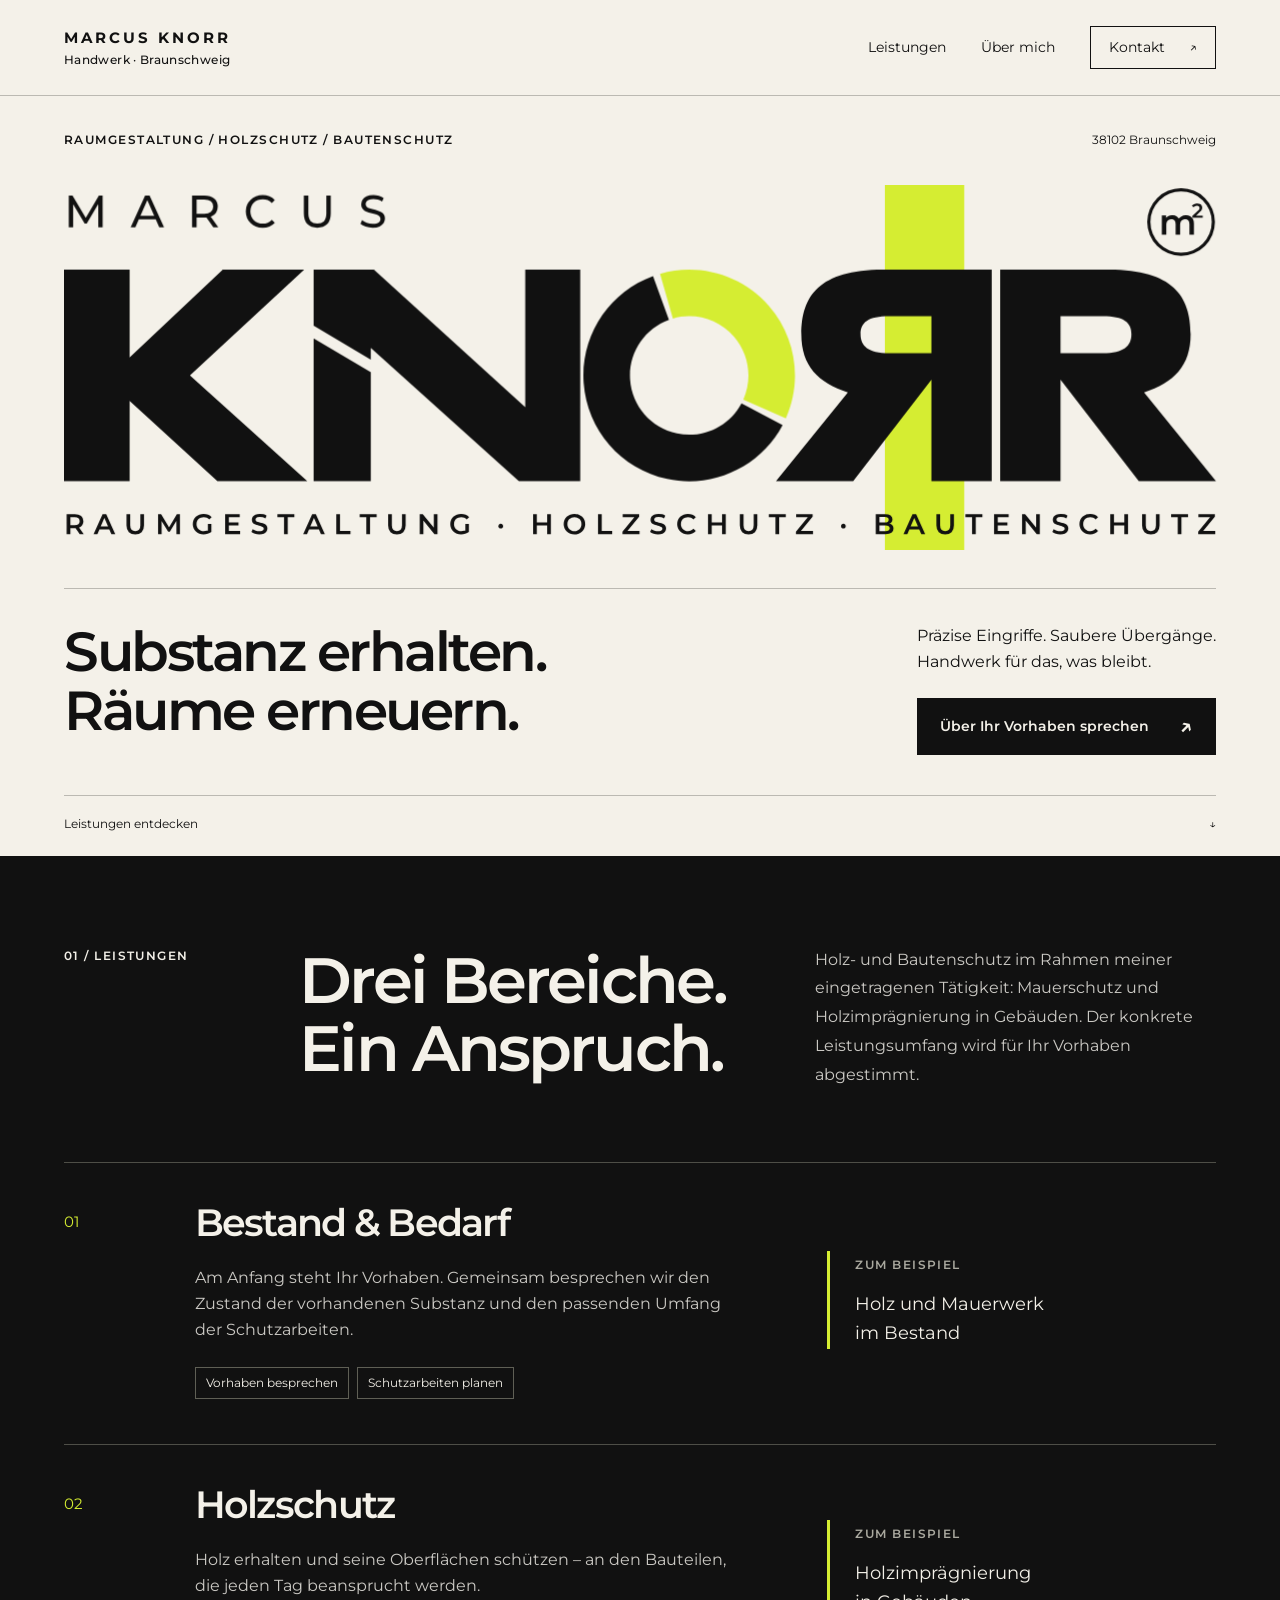
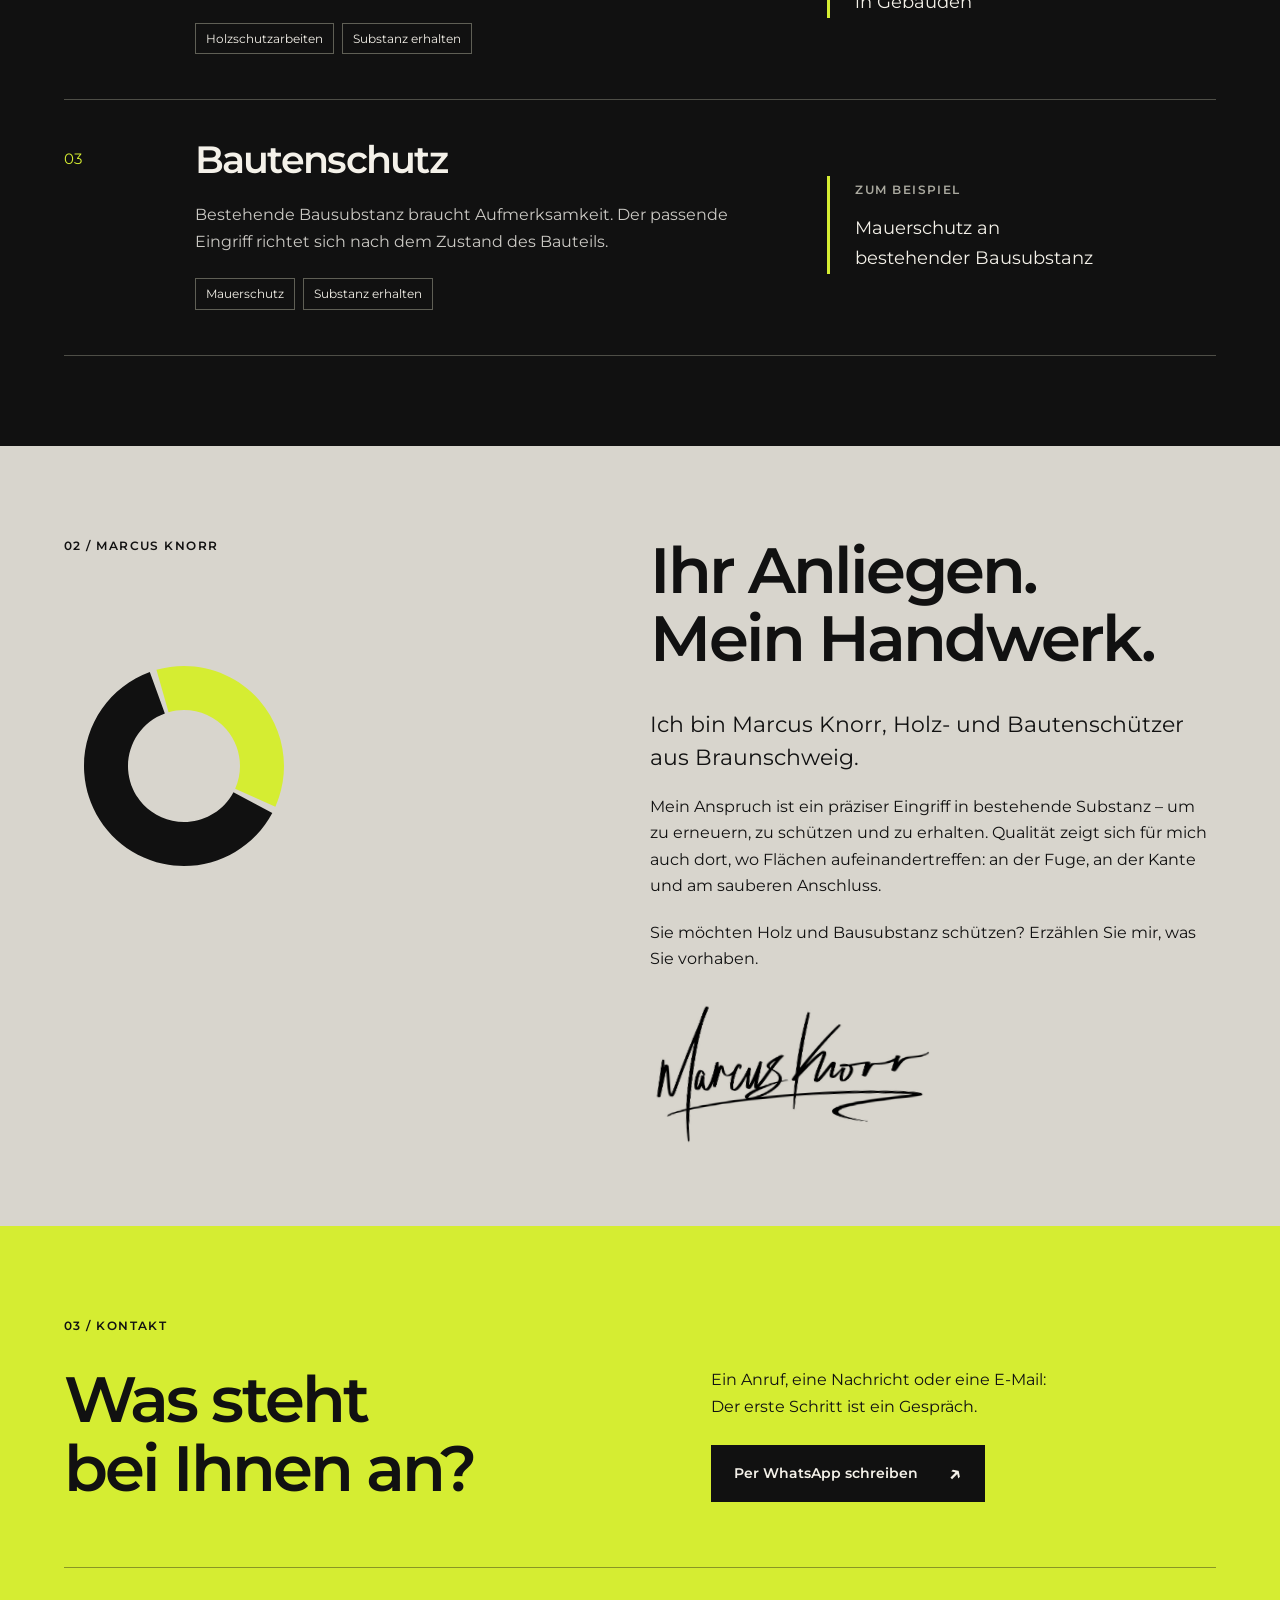
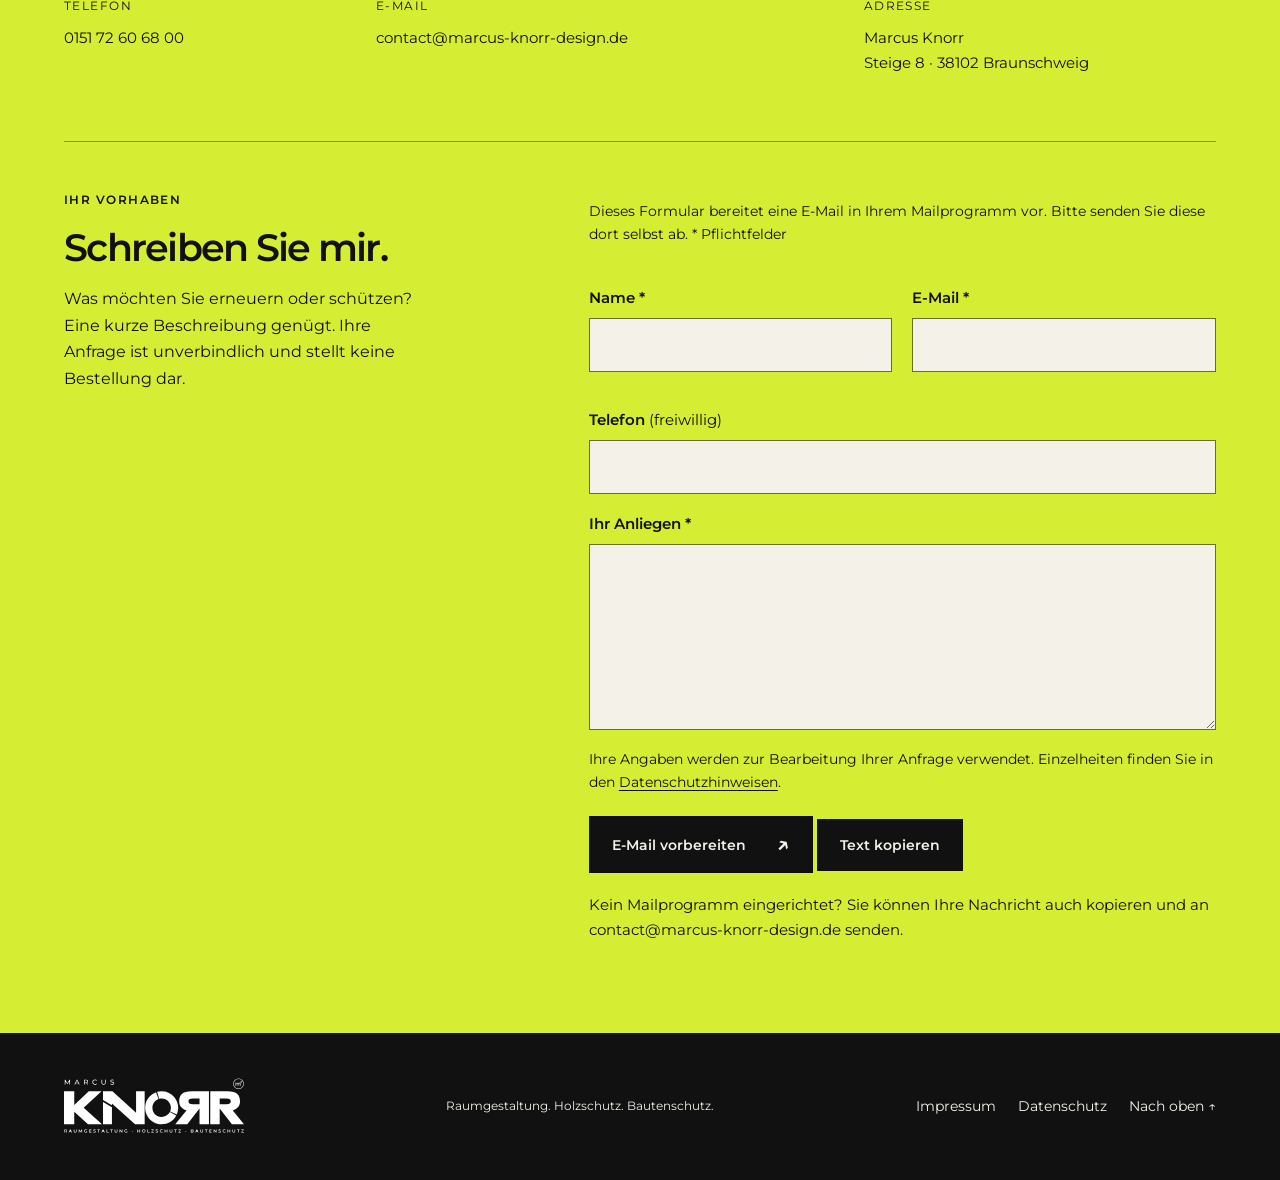
<file: index.html>
<!DOCTYPE html>
<html lang="de">
<head>
<meta charset="UTF-8"><meta name="viewport" content="width=device-width,initial-scale=1">
<title>Marcus Knorr · Raumgestaltung, Holzschutz & Bautenschutz in Braunschweig</title>
<meta name="description" content="Marcus Knorr in Braunschweig: Holzschutz und Mauerschutz im Rahmen der eingetragenen handwerklichen Tätigkeit. Jetzt persönlich Kontakt aufnehmen.">
<link rel="icon" type="image/svg+xml" href="data:image/svg+xml,%3Csvg xmlns='http://www.w3.org/2000/svg' viewBox='0 0 32 32'%3E%3Crect width='32' height='32' fill='%23111111'/%3E%3Ccircle cx='16' cy='16' r='10' fill='none' stroke='%23d5ed32' stroke-width='6' stroke-dasharray='49 14' transform='rotate(-105 16 16)'/%3E%3C/svg%3E">
<link rel="stylesheet" href="style.css">
</head>
<body>
<a class="skip" href="#inhalt">Zum Inhalt</a>
<header class="header"><a class="brand" href="#" aria-label="Marcus Knorr – Startseite">MARCUS KNORR<span>Handwerk · Braunschweig</span></a><nav aria-label="Hauptnavigation"><a href="#leistungen">Leistungen</a><a href="#marcus">Über mich</a><a href="#kontakt" class="nav-contact">Kontakt <span aria-hidden="true">↗</span></a></nav></header>
<main id="inhalt">
<section class="hero" aria-labelledby="hero-title">
<div class="hero-top"><p class="eyebrow">Raumgestaltung / Holzschutz / Bautenschutz</p><span class="location">38102 Braunschweig</span></div>
<div class="hero-logo"><svg xmlns="http://www.w3.org/2000/svg" viewBox="0 0 1089 345" width="1089" height="345" class="animated-logo" role="img" aria-labelledby="hero-logo-title"><title id="hero-logo-title">Marcus Knorr – Raumgestaltung, Holzschutz, Bautenschutz</title><g class="logo-accent-line"><path fill="#D5ED32" fill-rule="nonzero" d="M776 0H851V345H776Z" /></g><g class="logo-caption"><path fill="#111111" fill-rule="nonzero" d="M4.515 40.0V9.900000000000002H8.040999999999999L21.543 32.647H19.651L32.980999999999995 9.900000000000002H36.507L36.55 40.0H32.422L32.379 16.393H33.367999999999995L21.5 36.345H19.522L7.568 16.393H8.642999999999999V40.0Z" /><path fill="#111111" fill-rule="nonzero" d="M63.022 40.0 76.65299999999999 9.900000000000002H80.91L94.584 40.0H90.06899999999999L77.89999999999999 12.308000000000003H79.62L67.451 40.0ZM68.827 32.475 69.988 29.035H86.92999999999999L88.17699999999999 32.475Z" /><path fill="#111111" fill-rule="nonzero" d="M121.056 40.0V9.900000000000002H132.795Q138.643 9.900000000000002 141.997 12.673500000000002Q145.351 15.447000000000003 145.351 20.392000000000003Q145.351 23.66 143.846 26.003500000000003Q142.341 28.347 139.546 29.594Q136.751 30.841 132.795 30.841H123.42099999999999L125.356 28.863V40.0ZM141.18 40.0 133.526 29.078000000000003H138.127L145.867 40.0ZM125.356 29.293 123.42099999999999 27.186H132.666Q136.79399999999998 27.186 138.92249999999999 25.4015Q141.051 23.617 141.051 20.392000000000003Q141.051 17.167 138.92249999999999 15.404000000000002Q136.79399999999998 13.641000000000002 132.666 13.641000000000002H123.42099999999999L125.356 11.491000000000003Z" /><path fill="#111111" fill-rule="nonzero" d="M187.77599999999998 40.344Q184.33599999999998 40.344 181.43349999999998 39.204499999999996Q178.531 38.065 176.4025 35.9795Q174.274 33.894 173.07 31.099Q171.86599999999999 28.304000000000002 171.86599999999999 24.950000000000003Q171.86599999999999 21.596 173.07 18.801000000000002Q174.274 16.006 176.42399999999998 13.9205Q178.57399999999998 11.835 181.4765 10.695500000000001Q184.379 9.556000000000001 187.819 9.556000000000001Q191.302 9.556000000000001 194.2475 10.738500000000002Q197.19299999999998 11.921000000000003 199.257 14.243000000000002L196.462 16.952Q194.742 15.146 192.59199999999998 14.264500000000002Q190.44199999999998 13.383000000000003 187.99099999999999 13.383000000000003Q185.45399999999998 13.383000000000003 183.28249999999997 14.243000000000002Q181.111 15.103000000000002 179.51999999999998 16.651000000000003Q177.929 18.199 177.0475 20.3275Q176.166 22.456000000000003 176.166 24.950000000000003Q176.166 27.444000000000003 177.0475 29.5725Q177.929 31.701 179.51999999999998 33.248999999999995Q181.111 34.797 183.28249999999997 35.657Q185.45399999999998 36.517 187.99099999999999 36.517Q190.44199999999998 36.517 192.59199999999998 35.6355Q194.742 34.754 196.462 32.905L199.257 35.614000000000004Q197.19299999999998 37.936 194.2475 39.14Q191.302 40.344 187.77599999999998 40.344Z" /><path fill="#111111" fill-rule="nonzero" d="M239.44599999999997 40.344Q233.51199999999997 40.344 230.11499999999998 36.947Q226.718 33.55 226.718 27.014000000000003V9.900000000000002H231.01799999999997V26.842Q231.01799999999997 31.873 233.23249999999996 34.195Q235.44699999999997 36.517 239.48899999999998 36.517Q243.57399999999998 36.517 245.7885 34.195Q248.003 31.873 248.003 26.842V9.900000000000002H252.17399999999998V27.014000000000003Q252.17399999999998 33.55 248.7985 36.947Q245.42299999999997 40.344 239.44599999999997 40.344Z" /><path fill="#111111" fill-rule="nonzero" d="M291.76099999999997 40.344Q288.32099999999997 40.344 285.182 39.2905Q282.043 38.237 280.23699999999997 36.56L281.828 33.206Q283.548 34.711 286.214 35.7Q288.88 36.689 291.76099999999997 36.689Q294.384 36.689 296.01800000000003 36.087Q297.652 35.485 298.426 34.4315Q299.2 33.378 299.2 32.045Q299.2 30.497 298.18949999999995 29.551000000000002Q297.179 28.605 295.5665 28.024500000000003Q293.954 27.444000000000003 292.019 27.014000000000003Q290.084 26.584000000000003 288.1275 26.003500000000003Q286.171 25.423000000000002 284.5585 24.520000000000003Q282.94599999999997 23.617 281.957 22.0905Q280.96799999999996 20.564 280.96799999999996 18.156000000000002Q280.96799999999996 15.834000000000003 282.1935 13.877500000000003Q283.419 11.921000000000003 285.97749999999996 10.738500000000002Q288.536 9.556000000000001 292.49199999999996 9.556000000000001Q295.115 9.556000000000001 297.695 10.244000000000002Q300.275 10.932000000000002 302.167 12.222000000000001L300.748 15.662000000000003Q298.813 14.372000000000003 296.663 13.791500000000003Q294.513 13.211000000000002 292.49199999999996 13.211000000000002Q289.955 13.211000000000002 288.321 13.856000000000002Q286.687 14.501000000000001 285.9345 15.576000000000002Q285.182 16.651000000000003 285.182 17.984Q285.182 19.575000000000003 286.1925 20.521Q287.203 21.467000000000002 288.8155 22.026000000000003Q290.428 22.585 292.363 23.0365Q294.298 23.488 296.2545 24.047Q298.211 24.606 299.82349999999997 25.509Q301.436 26.412 302.42499999999995 27.917Q303.414 29.422 303.414 31.787Q303.414 34.066 302.167 36.0225Q300.91999999999996 37.979 298.3185 39.161500000000004Q295.717 40.344 291.76099999999997 40.344Z" /></g><g class="logo-letter" style="--delay:80ms"><path fill="#111111" fill-rule="nonzero" d="M0.0 80.0H62.0V163.0L150.0 80.0H227.0L119.0 180.0L230.0 280.0H145.0L62.0 204.0V280.0H0.0V80.0Z" /></g><g class="logo-letter" style="--delay:200ms"><path fill="#111111" fill-rule="nonzero" d="M236.0 80.0H293.0L436.0 210.0V80.0H488.0V280.0H430.0L290.0 154.0V280.0H236.0V80.0ZM236.0 133.0V145.0L290.0 177.0V165.0L236.0 133.0Z" /></g><g class="logo-ring"><path fill="#D5ED32" fill-rule="nonzero" d="M563.4368452559164 83.87383040616811C600.7938438274793 73.16170205074837 640.9737234162037 85.06372614869431 666.4697941661527 114.39409710094925C691.9658649161016 143.7244680532042 698.1599013186632 185.1704351760565 682.3531129502229 220.67366430758L642.1577934556566 202.77725201224482C651.009594941983 182.8954436985917 647.5409345565486 159.68570210979436 633.2631349365772 143.2606943765316C618.9853353166058 126.83568664326883 596.4846027469201 120.1705531484191 575.564683546845 126.16934502745413L563.4368452559164 83.87383040616811Z" /><path fill="#111111" fill-rule="nonzero" d="M679.293378283436 226.9471562785891C658.3493345967474 266.3378405367516 613.8463726849947 287.09026388903186 570.2092970754937 277.81476007338057C526.5722214659929 268.53925625772933 494.3573708416924 231.47968232380828 491.24539825520236 186.97564737441255C488.1334256687124 142.47161242501681 514.8771550922216 101.28918313903543 556.7986789114923 86.03073792140918L571.8473103939674 127.37721323598913C548.3712570551758 135.92194255785984 533.3947685780106 158.98410295800937 535.137473226445 183.906362529671C536.8801778748793 208.82862210133263 554.9204942244875 229.5819835043285 579.357256565808 234.77626564109318C603.7940189071286 239.97054777785786 628.7156775777103 228.34919070058092 640.4443420422558 206.29040751600985L679.293378283436 226.9471562785891Z" /></g><g class="logo-letter" style="--delay:440ms"><path fill="#111111" fill-rule="nonzero" d="M877.0 80.0H774.0C714.0 80.0 697.0 105.0 697.0 141.0C697.0 171.0 713.0 187.0 741.0 196.0L673.0 280.0H746.0L820.0 184.0V280.0H877.0V80.0ZM820.0 124.0V159.0H780.0C760.0 159.0 753.0 152.0 753.0 141.0C753.0 130.0 760.0 124.0 780.0 124.0H820.0Z" /></g><g class="logo-letter" style="--delay:560ms"><path fill="#111111" fill-rule="nonzero" d="M885.0 80.0H988.0C1048.0 80.0 1065.0 105.0 1065.0 141.0C1065.0 171.0 1049.0 187.0 1021.0 196.0L1089.0 280.0H1016.0L942.0 184.0V280.0H885.0V80.0ZM942.0 124.0V159.0H982.0C1002.0 159.0 1009.0 152.0 1009.0 141.0C1009.0 130.0 1002.0 124.0 982.0 124.0H942.0Z" /></g><g class="logo-caption"><path fill="#111111" fill-rule="nonzero" d="M1088 35A32 32 0 1 1 1024 35A32 32 0 1 1 1088 35Z M1085 35A29 29 0 1 0 1027 35A29 29 0 1 0 1085 35Z" /><path fill="#111111" fill-rule="nonzero" d="M1037.788 47.0V28.843999999999998H1041.834V33.672L1041.12 32.244Q1042.038 30.476 1043.789 29.558Q1045.54 28.639999999999997 1047.784 28.639999999999997Q1050.334 28.639999999999997 1052.221 29.897999999999996Q1054.108 31.156 1054.72 33.706L1053.054 33.128Q1053.938 31.088 1055.978 29.863999999999997Q1058.018 28.639999999999997 1060.704 28.639999999999997Q1062.88 28.639999999999997 1064.563 29.49Q1066.246 30.34 1067.198 32.091Q1068.15 33.842 1068.15 36.596000000000004V47.0H1063.9V37.14Q1063.9 34.726 1062.846 33.536Q1061.792 32.346 1059.82 32.346Q1058.426 32.346 1057.355 32.958Q1056.284 33.57 1055.689 34.760000000000005Q1055.094 35.95 1055.094 37.786V47.0H1050.844V37.14Q1050.844 34.726 1049.79 33.536Q1048.736 32.346 1046.764 32.346Q1045.37 32.346 1044.299 32.958Q1043.228 33.57 1042.633 34.760000000000005Q1042.038 35.95 1042.038 37.786V47.0Z" /><path fill="#111111" fill-rule="nonzero" d="M1066.665 31.0V29.347L1071.947 24.331Q1072.612 23.704 1072.935 23.229Q1073.258 22.753999999999998 1073.3625000000002 22.345499999999998Q1073.467 21.936999999999998 1073.467 21.576Q1073.467 20.664 1072.8400000000001 20.1605Q1072.213 19.657 1070.997 19.657Q1070.028 19.657 1069.2395000000001 19.999000000000002Q1068.451 20.341 1067.881 21.044L1066.152 19.714Q1066.931 18.669 1068.2514999999999 18.0895Q1069.572 17.509999999999998 1071.206 17.509999999999998Q1072.65 17.509999999999998 1073.7235 17.9755Q1074.797 18.441000000000003 1075.3764999999999 19.296Q1075.956 20.151 1075.956 21.329Q1075.956 21.975 1075.7849999999999 22.6115Q1075.614 23.248 1075.1390000000001 23.951Q1074.664 24.654 1073.752 25.528L1069.211 29.841L1068.698 28.91H1076.469V31.0Z" /></g><g class="logo-caption"><path fill="#111111" fill-rule="nonzero" d="M2.538 330.0V311.1H10.286999999999999Q14.067 311.1 16.2135 312.882Q18.36 314.664 18.36 317.823Q18.36 319.902 17.387999999999998 321.40049999999997Q16.416 322.899 14.6205 323.69550000000004Q12.825 324.492 10.314 324.492H4.482L6.048 322.899V330.0ZM14.904 330.0 10.125 323.142H13.878L18.684 330.0ZM6.048 323.277 4.482 321.603H10.152Q12.474 321.603 13.6485 320.60400000000004Q14.823 319.605 14.823 317.823Q14.823 316.014 13.6485 315.04200000000003Q12.474 314.07 10.152 314.07H4.482L6.048 312.342Z" /><path fill="#111111" fill-rule="nonzero" d="M27.982756097560973 330.0 36.487756097560975 311.1H39.94375609756098L48.475756097560975 330.0H44.80375609756098L37.48675609756097 312.963H38.890756097560974L31.600756097560975 330.0ZM31.897756097560976 325.626 32.84275609756097 322.872H43.048756097560975L43.993756097560976 325.626Z" /><path fill="#111111" fill-rule="nonzero" d="M67.38651219512195 330.27Q63.49851219512195 330.27 61.29801219512194 328.08299999999997Q59.09751219512194 325.896 59.09751219512194 321.765V311.1H62.60751219512195V321.63Q62.60751219512195 324.546 63.863012195121954 325.869Q65.11851219512195 327.192 67.41351219512194 327.192Q69.70851219512194 327.192 70.95051219512195 325.869Q72.19251219512195 324.546 72.19251219512195 321.63V311.1H75.64851219512195V321.765Q75.64851219512195 325.896 73.44801219512195 328.08299999999997Q71.24751219512194 330.27 67.38651219512195 330.27Z" /><path fill="#111111" fill-rule="nonzero" d="M88.94326829268292 330.0V311.1H91.83226829268293L100.09426829268293 324.897H98.58226829268293L106.70926829268292 311.1H109.59826829268292L109.62526829268292 330.0H106.30426829268292L106.27726829268292 316.311H106.97926829268292L100.06726829268291 327.84H98.50126829268292L91.48126829268291 316.311H92.29126829268291V330.0Z" /><path fill="#111111" fill-rule="nonzero" d="M131.9380243902439 330.27Q129.7240243902439 330.27 127.87452439024389 329.55449999999996Q126.02502439024389 328.839 124.64802439024389 327.5295Q123.2710243902439 326.22 122.5150243902439 324.438Q121.7590243902439 322.656 121.7590243902439 320.55Q121.7590243902439 318.444 122.5150243902439 316.66200000000003Q123.2710243902439 314.88 124.6615243902439 313.57050000000004Q126.05202439024389 312.261 127.9150243902439 311.5455Q129.7780243902439 310.83 131.9920243902439 310.83Q134.3950243902439 310.83 136.32552439024388 311.613Q138.25602439024388 312.396 139.5790243902439 313.908L137.3650243902439 316.068Q136.2580243902439 314.961 134.9755243902439 314.4345Q133.6930243902439 313.908 132.1540243902439 313.908Q130.6690243902439 313.908 129.40002439024389 314.394Q128.13102439024388 314.88 127.21302439024389 315.77099999999996Q126.2950243902439 316.662 125.79552439024388 317.87699999999995Q125.29602439024389 319.092 125.29602439024389 320.55Q125.29602439024389 321.981 125.79552439024388 323.196Q126.2950243902439 324.411 127.21302439024389 325.31550000000004Q128.13102439024388 326.22 129.37302439024387 326.706Q130.6150243902439 327.192 132.1270243902439 327.192Q133.53102439024389 327.192 134.8405243902439 326.74649999999997Q136.15002439024389 326.301 137.3380243902439 325.248L139.3360243902439 327.867Q137.85102439024388 329.055 135.8935243902439 329.6625Q133.9360243902439 330.27 131.9380243902439 330.27ZM139.3360243902439 327.867 136.0150243902439 327.408V320.334H139.3360243902439Z" /><path fill="#111111" fill-rule="nonzero" d="M152.3337804878049 330.0V311.1H166.13078048780488V314.043H155.84378048780488V327.057H166.50878048780487V330.0ZM155.57378048780487 321.846V318.957H164.96978048780488V321.846Z" /><path fill="#111111" fill-rule="nonzero" d="M184.66353658536585 330.27Q182.44953658536585 330.27 180.42453658536584 329.6355Q178.39953658536587 329.001 177.21153658536585 328.002L178.42653658536585 325.275Q179.56053658536587 326.166 181.23453658536584 326.76Q182.90853658536585 327.354 184.66353658536585 327.354Q186.14853658536586 327.354 187.06653658536584 327.03Q187.98453658536584 326.706 188.41653658536586 326.15250000000003Q188.84853658536585 325.599 188.84853658536585 324.897Q188.84853658536585 324.033 188.22753658536584 323.5065Q187.60653658536586 322.98 186.62103658536586 322.66949999999997Q185.63553658536586 322.359 184.43403658536585 322.089Q183.23253658536586 321.819 182.03103658536585 321.4545Q180.82953658536584 321.09 179.84403658536587 320.5095Q178.85853658536587 319.929 178.23753658536586 318.957Q177.61653658536585 317.985 177.61653658536585 316.473Q177.61653658536585 314.934 178.44003658536585 313.65150000000006Q179.26353658536584 312.369 180.95103658536584 311.59950000000003Q182.63853658536584 310.83 185.23053658536585 310.83Q186.93153658536585 310.83 188.60553658536585 311.262Q190.27953658536586 311.694 191.52153658536585 312.504L190.41453658536585 315.231Q189.14553658536585 314.475 187.79553658536585 314.1105Q186.44553658536586 313.746 185.20353658536587 313.746Q183.74553658536587 313.746 182.84103658536586 314.097Q181.93653658536584 314.448 181.51803658536585 315.015Q181.09953658536585 315.582 181.09953658536585 316.311Q181.09953658536585 317.175 181.70703658536587 317.7015Q182.31453658536586 318.228 183.30003658536586 318.525Q184.28553658536586 318.822 185.50053658536586 319.1055Q186.71553658536587 319.389 187.91703658536585 319.74Q189.11853658536586 320.091 190.10403658536586 320.658Q191.08953658536586 321.225 191.69703658536588 322.197Q192.30453658536587 323.169 192.30453658536587 324.654Q192.30453658536587 326.166 191.48103658536587 327.44849999999997Q190.65753658536585 328.731 188.95653658536585 329.5005Q187.25553658536586 330.27 184.66353658536585 330.27Z" /><path fill="#111111" fill-rule="nonzero" d="M208.00229268292685 330.0V314.07H201.73829268292684V311.1H217.77629268292685V314.07H211.51229268292684V330.0Z" /><path fill="#111111" fill-rule="nonzero" d="M226.1300487804878 330.0 234.6350487804878 311.1H238.0910487804878L246.6230487804878 330.0H242.9510487804878L235.6340487804878 312.963H237.0380487804878L229.7480487804878 330.0ZM230.0450487804878 325.626 230.9900487804878 322.872H241.1960487804878L242.1410487804878 325.626Z" /><path fill="#111111" fill-rule="nonzero" d="M257.4068048780488 330.0V311.1H260.91680487804877V327.03H270.79880487804877V330.0Z" /><path fill="#111111" fill-rule="nonzero" d="M285.7945609756097 330.0V314.07H279.5305609756097V311.1H295.5685609756097V314.07H289.3045609756097V330.0Z" /><path fill="#111111" fill-rule="nonzero" d="M314.7223170731707 330.27Q310.83431707317067 330.27 308.6338170731707 328.08299999999997Q306.43331707317066 325.896 306.43331707317066 321.765V311.1H309.9433170731707V321.63Q309.9433170731707 324.546 311.1988170731707 325.869Q312.45431707317067 327.192 314.7493170731707 327.192Q317.0443170731707 327.192 318.2863170731707 325.869Q319.5283170731707 324.546 319.5283170731707 321.63V311.1H322.9843170731707V321.765Q322.9843170731707 325.896 320.78381707317067 328.08299999999997Q318.5833170731707 330.27 314.7223170731707 330.27Z" /><path fill="#111111" fill-rule="nonzero" d="M336.2790731707317 330.0V311.1H339.1680731707317L351.0210731707317 325.653H349.59007317073167V311.1H353.0730731707317V330.0H350.18407317073166L338.33107317073166 315.447H339.7620731707317V330.0Z" /><path fill="#111111" fill-rule="nonzero" d="M375.35882926829265 330.27Q373.14482926829265 330.27 371.2953292682927 329.55449999999996Q369.44582926829264 328.839 368.06882926829263 327.5295Q366.6918292682926 326.22 365.93582926829265 324.438Q365.1798292682926 322.656 365.1798292682926 320.55Q365.1798292682926 318.444 365.93582926829265 316.66200000000003Q366.6918292682926 314.88 368.0823292682926 313.57050000000004Q369.4728292682926 312.261 371.3358292682926 311.5455Q373.1988292682926 310.83 375.4128292682926 310.83Q377.81582926829265 310.83 379.74632926829264 311.613Q381.67682926829264 312.396 382.9998292682926 313.908L380.7858292682926 316.068Q379.67882926829265 314.961 378.3963292682927 314.4345Q377.11382926829265 313.908 375.57482926829266 313.908Q374.08982926829265 313.908 372.82082926829264 314.394Q371.55182926829264 314.88 370.63382926829263 315.77099999999996Q369.7158292682926 316.662 369.2163292682926 317.87699999999995Q368.71682926829266 319.092 368.71682926829266 320.55Q368.71682926829266 321.981 369.2163292682926 323.196Q369.7158292682926 324.411 370.63382926829263 325.31550000000004Q371.55182926829264 326.22 372.7938292682926 326.706Q374.0358292682926 327.192 375.5478292682926 327.192Q376.9518292682926 327.192 378.2613292682926 326.74649999999997Q379.57082926829264 326.301 380.75882926829263 325.248L382.7568292682926 327.867Q381.27182926829266 329.055 379.3143292682927 329.6625Q377.35682926829264 330.27 375.35882926829265 330.27ZM382.7568292682926 327.867 379.43582926829265 327.408V320.334H382.7568292682926Z" /><path fill="#111111" fill-rule="nonzero" d="M412.88334146341464 324.735Q411.96534146341463 324.735 411.31734146341466 324.11400000000003Q410.66934146341464 323.493 410.66934146341464 322.467Q410.66934146341464 321.468 411.31734146341466 320.847Q411.96534146341463 320.226 412.88334146341464 320.226Q413.8553414634146 320.226 414.47634146341466 320.847Q415.09734146341464 321.468 415.09734146341464 322.467Q415.09734146341464 323.493 414.47634146341466 324.11400000000003Q413.8553414634146 324.735 412.88334146341464 324.735Z" /><path fill="#111111" fill-rule="nonzero" d="M456.7528536585366 330.0V311.1H460.2628536585366V330.0ZM443.4688536585366 330.0V311.1H446.9788536585366V330.0ZM446.68185365853657 321.9V318.903H457.0228536585366V321.9Z" /><path fill="#111111" fill-rule="nonzero" d="M482.57560975609755 330.27Q480.36160975609755 330.27 478.49860975609755 329.541Q476.63560975609755 328.812 475.25860975609754 327.5025Q473.88160975609753 326.193 473.12560975609756 324.42449999999997Q472.36960975609753 322.656 472.36960975609753 320.55Q472.36960975609753 318.444 473.12560975609756 316.6755Q473.88160975609753 314.907 475.25860975609754 313.59749999999997Q476.63560975609755 312.288 478.49860975609755 311.55899999999997Q480.36160975609755 310.83 482.54860975609756 310.83Q484.76260975609756 310.83 486.61210975609754 311.55899999999997Q488.4616097560976 312.288 489.8386097560975 313.59749999999997Q491.21560975609754 314.907 491.97160975609756 316.6755Q492.72760975609754 318.444 492.72760975609754 320.55Q492.72760975609754 322.656 491.97160975609756 324.438Q491.21560975609754 326.22 489.8386097560975 327.516Q488.4616097560976 328.812 486.61210975609754 329.541Q484.76260975609756 330.27 482.57560975609755 330.27ZM482.54860975609756 327.192Q483.97960975609755 327.192 485.1946097560975 326.706Q486.40960975609755 326.22 487.3006097560975 325.31550000000004Q488.19160975609753 324.411 488.69110975609755 323.2095Q489.19060975609756 322.008 489.19060975609756 320.55Q489.19060975609756 319.092 488.69110975609755 317.8905Q488.19160975609753 316.689 487.3006097560975 315.7845Q486.40960975609755 314.88 485.1946097560975 314.394Q483.97960975609755 313.908 482.54860975609756 313.908Q481.1176097560975 313.908 479.9161097560975 314.394Q478.71460975609756 314.88 477.8101097560975 315.7845Q476.90560975609753 316.689 476.4061097560975 317.8905Q475.90660975609757 319.092 475.90660975609757 320.55Q475.90660975609757 321.981 476.4061097560975 323.196Q476.90560975609753 324.411 477.79660975609755 325.31550000000004Q478.6876097560976 326.22 479.90260975609755 326.706Q481.1176097560975 327.192 482.54860975609756 327.192Z" /><path fill="#111111" fill-rule="nonzero" d="M504.83436585365854 330.0V311.1H508.34436585365853V327.03H518.2263658536585V330.0Z" /><path fill="#111111" fill-rule="nonzero" d="M527.9571219512195 330.0V327.651L540.1611219512196 312.747L540.5661219512195 314.07H528.1461219512196V311.1H543.7251219512195V313.449L531.5211219512196 328.353L531.0891219512196 327.03H544.0761219512195V330.0Z" /><path fill="#111111" fill-rule="nonzero" d="M561.5288780487806 330.27Q559.3148780487805 330.27 557.2898780487806 329.6355Q555.2648780487806 329.001 554.0768780487806 328.002L555.2918780487805 325.275Q556.4258780487805 326.166 558.0998780487805 326.76Q559.7738780487806 327.354 561.5288780487806 327.354Q563.0138780487805 327.354 563.9318780487805 327.03Q564.8498780487805 326.706 565.2818780487805 326.15250000000003Q565.7138780487805 325.599 565.7138780487805 324.897Q565.7138780487805 324.033 565.0928780487806 323.5065Q564.4718780487806 322.98 563.4863780487806 322.66949999999997Q562.5008780487806 322.359 561.2993780487806 322.089Q560.0978780487806 321.819 558.8963780487805 321.4545Q557.6948780487805 321.09 556.7093780487805 320.5095Q555.7238780487805 319.929 555.1028780487806 318.957Q554.4818780487806 317.985 554.4818780487806 316.473Q554.4818780487806 314.934 555.3053780487805 313.65150000000006Q556.1288780487805 312.369 557.8163780487805 311.59950000000003Q559.5038780487805 310.83 562.0958780487806 310.83Q563.7968780487805 310.83 565.4708780487806 311.262Q567.1448780487806 311.694 568.3868780487805 312.504L567.2798780487806 315.231Q566.0108780487806 314.475 564.6608780487805 314.1105Q563.3108780487805 313.746 562.0688780487806 313.746Q560.6108780487806 313.746 559.7063780487806 314.097Q558.8018780487805 314.448 558.3833780487805 315.015Q557.9648780487805 315.582 557.9648780487805 316.311Q557.9648780487805 317.175 558.5723780487806 317.7015Q559.1798780487806 318.228 560.1653780487806 318.525Q561.1508780487806 318.822 562.3658780487806 319.1055Q563.5808780487805 319.389 564.7823780487805 319.74Q565.9838780487805 320.091 566.9693780487805 320.658Q567.9548780487805 321.225 568.5623780487806 322.197Q569.1698780487806 323.169 569.1698780487806 324.654Q569.1698780487806 326.166 568.3463780487805 327.44849999999997Q567.5228780487805 328.731 565.8218780487805 329.5005Q564.1208780487806 330.27 561.5288780487806 330.27Z" /><path fill="#111111" fill-rule="nonzero" d="M589.7816341463415 330.27Q587.6216341463415 330.27 585.7721341463416 329.55449999999996Q583.9226341463416 328.839 582.5591341463416 327.5295Q581.1956341463416 326.22 580.4396341463416 324.438Q579.6836341463415 322.656 579.6836341463415 320.55Q579.6836341463415 318.444 580.4396341463416 316.66200000000003Q581.1956341463416 314.88 582.5726341463416 313.57050000000004Q583.9496341463415 312.261 585.7856341463415 311.5455Q587.6216341463415 310.83 589.8086341463415 310.83Q592.1306341463415 310.83 594.0476341463416 311.62649999999996Q595.9646341463416 312.423 597.2876341463416 313.989L595.0196341463416 316.122Q593.9936341463416 315.015 592.7246341463416 314.4615Q591.4556341463416 313.908 589.9706341463416 313.908Q588.4856341463416 313.908 587.2571341463415 314.394Q586.0286341463416 314.88 585.1241341463416 315.77099999999996Q584.2196341463416 316.662 583.7201341463416 317.87699999999995Q583.2206341463416 319.092 583.2206341463416 320.55Q583.2206341463416 322.008 583.7201341463416 323.22299999999996Q584.2196341463416 324.438 585.1241341463416 325.329Q586.0286341463416 326.22 587.2571341463415 326.706Q588.4856341463416 327.192 589.9706341463416 327.192Q591.4556341463416 327.192 592.7246341463416 326.6385Q593.9936341463416 326.085 595.0196341463416 324.951L597.2876341463416 327.111Q595.9646341463416 328.65 594.0476341463416 329.46Q592.1306341463415 330.27 589.7816341463415 330.27Z" /><path fill="#111111" fill-rule="nonzero" d="M622.0843902439026 330.0V311.1H625.5943902439026V330.0ZM608.8003902439026 330.0V311.1H612.3103902439026V330.0ZM612.0133902439026 321.9V318.903H622.3543902439026V321.9Z" /><path fill="#111111" fill-rule="nonzero" d="M647.1781463414635 330.27Q643.2901463414636 330.27 641.0896463414635 328.08299999999997Q638.8891463414635 325.896 638.8891463414635 321.765V311.1H642.3991463414635V321.63Q642.3991463414635 324.546 643.6546463414636 325.869Q644.9101463414636 327.192 647.2051463414635 327.192Q649.5001463414635 327.192 650.7421463414635 325.869Q651.9841463414635 324.546 651.9841463414635 321.63V311.1H655.4401463414636V321.765Q655.4401463414636 325.896 653.2396463414635 328.08299999999997Q651.0391463414635 330.27 647.1781463414635 330.27Z" /><path fill="#111111" fill-rule="nonzero" d="M672.5689024390244 330.0V314.07H666.3049024390244V311.1H682.3429024390244V314.07H676.0789024390244V330.0Z" /><path fill="#111111" fill-rule="nonzero" d="M691.9386585365854 330.0V327.651L704.1426585365855 312.747L704.5476585365855 314.07H692.1276585365855V311.1H707.7066585365855V313.449L695.5026585365855 328.353L695.0706585365855 327.03H708.0576585365854V330.0Z" /><path fill="#111111" fill-rule="nonzero" d="M736.7801707317074 324.735Q735.8621707317075 324.735 735.2141707317074 324.11400000000003Q734.5661707317074 323.493 734.5661707317074 322.467Q734.5661707317074 321.468 735.2141707317074 320.847Q735.8621707317075 320.226 736.7801707317074 320.226Q737.7521707317075 320.226 738.3731707317074 320.847Q738.9941707317074 321.468 738.9941707317074 322.467Q738.9941707317074 323.493 738.3731707317074 324.11400000000003Q737.7521707317075 324.735 736.7801707317074 324.735Z" /><path fill="#111111" fill-rule="nonzero" d="M767.3656829268293 330.0V311.1H776.2216829268293Q779.6236829268294 311.1 781.4056829268293 312.4365Q783.1876829268293 313.773 783.1876829268293 316.014Q783.1876829268293 317.526 782.4856829268293 318.5925Q781.7836829268293 319.659 780.6091829268294 320.2395Q779.4346829268293 320.82 778.0576829268293 320.82L778.5436829268293 319.848Q780.1366829268293 319.848 781.4056829268293 320.4285Q782.6746829268293 321.009 783.4171829268294 322.116Q784.1596829268293 323.223 784.1596829268293 324.87Q784.1596829268293 327.3 782.2966829268294 328.65Q780.4336829268293 330.0 776.7616829268293 330.0ZM770.8756829268293 327.246H776.5456829268293Q778.5166829268293 327.246 779.5696829268293 326.59799999999996Q780.6226829268293 325.95 780.6226829268293 324.519Q780.6226829268293 323.115 779.5696829268293 322.45349999999996Q778.5166829268293 321.792 776.5456829268293 321.792H770.6056829268293V319.065H775.8436829268293Q777.6796829268293 319.065 778.6651829268293 318.41700000000003Q779.6506829268293 317.769 779.6506829268293 316.473Q779.6506829268293 315.15 778.6651829268293 314.50199999999995Q777.6796829268293 313.854 775.8436829268293 313.854H770.8756829268293Z" /><path fill="#111111" fill-rule="nonzero" d="M793.6204390243903 330.0 802.1254390243903 311.1H805.5814390243903L814.1134390243902 330.0H810.4414390243903L803.1244390243903 312.963H804.5284390243903L797.2384390243902 330.0ZM797.5354390243903 325.626 798.4804390243903 322.872H808.6864390243903L809.6314390243903 325.626Z" /><path fill="#111111" fill-rule="nonzero" d="M833.0241951219513 330.27Q829.1361951219513 330.27 826.9356951219513 328.08299999999997Q824.7351951219513 325.896 824.7351951219513 321.765V311.1H828.2451951219513V321.63Q828.2451951219513 324.546 829.5006951219514 325.869Q830.7561951219514 327.192 833.0511951219513 327.192Q835.3461951219513 327.192 836.5881951219512 325.869Q837.8301951219513 324.546 837.8301951219513 321.63V311.1H841.2861951219513V321.765Q841.2861951219513 325.896 839.0856951219513 328.08299999999997Q836.8851951219513 330.27 833.0241951219513 330.27Z" /><path fill="#111111" fill-rule="nonzero" d="M858.4149512195122 330.0V314.07H852.1509512195122V311.1H868.1889512195122V314.07H861.9249512195122V330.0Z" /><path fill="#111111" fill-rule="nonzero" d="M879.2157073170732 330.0V311.1H893.0127073170733V314.043H882.7257073170732V327.057H893.3907073170732V330.0ZM882.4557073170732 321.846V318.957H891.8517073170732V321.846Z" /><path fill="#111111" fill-rule="nonzero" d="M905.6864634146342 330.0V311.1H908.5754634146342L920.4284634146342 325.653H918.9974634146342V311.1H922.4804634146342V330.0H919.5914634146342L907.7384634146342 315.447H909.1694634146342V330.0Z" /><path fill="#111111" fill-rule="nonzero" d="M941.7962195121952 330.27Q939.5822195121951 330.27 937.5572195121952 329.6355Q935.5322195121952 329.001 934.3442195121952 328.002L935.5592195121951 325.275Q936.6932195121951 326.166 938.3672195121951 326.76Q940.0412195121952 327.354 941.7962195121952 327.354Q943.2812195121951 327.354 944.1992195121951 327.03Q945.1172195121951 326.706 945.5492195121951 326.15250000000003Q945.9812195121951 325.599 945.9812195121951 324.897Q945.9812195121951 324.033 945.3602195121952 323.5065Q944.7392195121952 322.98 943.7537195121952 322.66949999999997Q942.7682195121952 322.359 941.5667195121952 322.089Q940.3652195121952 321.819 939.1637195121951 321.4545Q937.9622195121951 321.09 936.9767195121951 320.5095Q935.9912195121951 319.929 935.3702195121951 318.957Q934.7492195121952 317.985 934.7492195121952 316.473Q934.7492195121952 314.934 935.5727195121951 313.65150000000006Q936.3962195121951 312.369 938.0837195121951 311.59950000000003Q939.7712195121951 310.83 942.3632195121952 310.83Q944.0642195121951 310.83 945.7382195121952 311.262Q947.4122195121952 311.694 948.6542195121951 312.504L947.5472195121952 315.231Q946.2782195121952 314.475 944.9282195121951 314.1105Q943.5782195121951 313.746 942.3362195121952 313.746Q940.8782195121952 313.746 939.9737195121952 314.097Q939.0692195121951 314.448 938.6507195121951 315.015Q938.2322195121951 315.582 938.2322195121951 316.311Q938.2322195121951 317.175 938.8397195121952 317.7015Q939.4472195121951 318.228 940.4327195121951 318.525Q941.4182195121952 318.822 942.6332195121952 319.1055Q943.8482195121951 319.389 945.0497195121951 319.74Q946.2512195121951 320.091 947.2367195121951 320.658Q948.2222195121951 321.225 948.8297195121952 322.197Q949.4372195121952 323.169 949.4372195121952 324.654Q949.4372195121952 326.166 948.6137195121951 327.44849999999997Q947.7902195121951 328.731 946.0892195121951 329.5005Q944.3882195121952 330.27 941.7962195121952 330.27Z" /><path fill="#111111" fill-rule="nonzero" d="M970.0489756097561 330.27Q967.8889756097561 330.27 966.0394756097562 329.55449999999996Q964.1899756097562 328.839 962.8264756097562 327.5295Q961.4629756097562 326.22 960.7069756097562 324.438Q959.9509756097561 322.656 959.9509756097561 320.55Q959.9509756097561 318.444 960.7069756097562 316.66200000000003Q961.4629756097562 314.88 962.8399756097562 313.57050000000004Q964.2169756097561 312.261 966.0529756097561 311.5455Q967.8889756097561 310.83 970.0759756097561 310.83Q972.3979756097561 310.83 974.3149756097562 311.62649999999996Q976.2319756097562 312.423 977.5549756097562 313.989L975.2869756097562 316.122Q974.2609756097562 315.015 972.9919756097562 314.4615Q971.7229756097562 313.908 970.2379756097562 313.908Q968.7529756097562 313.908 967.5244756097561 314.394Q966.2959756097562 314.88 965.3914756097562 315.77099999999996Q964.4869756097562 316.662 963.9874756097562 317.87699999999995Q963.4879756097562 319.092 963.4879756097562 320.55Q963.4879756097562 322.008 963.9874756097562 323.22299999999996Q964.4869756097562 324.438 965.3914756097562 325.329Q966.2959756097562 326.22 967.5244756097561 326.706Q968.7529756097562 327.192 970.2379756097562 327.192Q971.7229756097562 327.192 972.9919756097562 326.6385Q974.2609756097562 326.085 975.2869756097562 324.951L977.5549756097562 327.111Q976.2319756097562 328.65 974.3149756097562 329.46Q972.3979756097561 330.27 970.0489756097561 330.27Z" /><path fill="#111111" fill-rule="nonzero" d="M1002.3517317073172 330.0V311.1H1005.8617317073172V330.0ZM989.0677317073172 330.0V311.1H992.5777317073172V330.0ZM992.2807317073172 321.9V318.903H1002.6217317073172V321.9Z" /><path fill="#111111" fill-rule="nonzero" d="M1027.4454878048782 330.27Q1023.5574878048782 330.27 1021.3569878048781 328.08299999999997Q1019.1564878048781 325.896 1019.1564878048781 321.765V311.1H1022.6664878048781V321.63Q1022.6664878048781 324.546 1023.9219878048782 325.869Q1025.1774878048782 327.192 1027.472487804878 327.192Q1029.767487804878 327.192 1031.009487804878 325.869Q1032.251487804878 324.546 1032.251487804878 321.63V311.1H1035.7074878048782V321.765Q1035.7074878048782 325.896 1033.506987804878 328.08299999999997Q1031.306487804878 330.27 1027.4454878048782 330.27Z" /><path fill="#111111" fill-rule="nonzero" d="M1052.8362439024393 330.0V314.07H1046.5722439024391V311.1H1062.6102439024392V314.07H1056.3462439024393V330.0Z" /><path fill="#111111" fill-rule="nonzero" d="M1072.2060000000001 330.0V327.651L1084.41 312.747L1084.815 314.07H1072.3950000000002V311.1H1087.9740000000002V313.449L1075.7700000000002 328.353L1075.3380000000002 327.03H1088.3250000000003V330.0Z" /></g></svg></div>
<div class="hero-bottom"><h1 id="hero-title">Substanz erhalten.<br>Räume erneuern.</h1><div><p>Präzise Eingriffe. Saubere Übergänge.<br>Handwerk für das, was bleibt.</p><a href="#kontakt" class="button dark">Über Ihr Vorhaben sprechen <span aria-hidden="true">↗</span></a></div></div>
<a class="scroll-link" href="#leistungen">Leistungen entdecken <span aria-hidden="true">↓</span></a>
</section>
<section class="services section" id="leistungen" aria-labelledby="services-title">
<div class="section-top"><p class="eyebrow">01 / Leistungen</p><h2 id="services-title">Drei Bereiche.<br>Ein Anspruch.</h2><p class="intro">Holz- und Bautenschutz im Rahmen meiner eingetragenen Tätigkeit: Mauerschutz und Holzimprägnierung in Gebäuden. Der konkrete Leistungsumfang wird für Ihr Vorhaben abgestimmt.</p></div>
<article class="service"><span class="number">01</span><div><h3>Bestand &amp; Bedarf</h3><p>Am Anfang steht Ihr Vorhaben. Gemeinsam besprechen wir den Zustand der vorhandenen Substanz und den passenden Umfang der Schutzarbeiten.</p><div class="tags"><span>Vorhaben besprechen</span><span>Schutzarbeiten planen</span></div></div><div class="examples"><span class="eyebrow">Zum Beispiel</span><p>Holz und Mauerwerk<br>im Bestand</p></div></article>
<article class="service"><span class="number">02</span><div><h3>Holzschutz</h3><p>Holz erhalten und seine Oberflächen schützen – an den Bauteilen, die jeden Tag beansprucht werden.</p><div class="tags"><span>Holzschutzarbeiten</span><span>Substanz erhalten</span></div></div><div class="examples"><span class="eyebrow">Zum Beispiel</span><p>Holzimprägnierung<br>in Gebäuden</p></div></article>
<article class="service"><span class="number">03</span><div><h3>Bautenschutz</h3><p>Bestehende Bausubstanz braucht Aufmerksamkeit. Der passende Eingriff richtet sich nach dem Zustand des Bauteils.</p><div class="tags"><span>Mauerschutz</span><span>Substanz erhalten</span></div></div><div class="examples"><span class="eyebrow">Zum Beispiel</span><p>Mauerschutz an<br>bestehender Bausubstanz</p></div></article>
</section>
<section class="about section" id="marcus" aria-labelledby="about-title">
<div class="about-label"><p class="eyebrow">02 / Marcus Knorr</p><img src="assets/zeichen.svg" width="240" height="240" alt="" class="large-mark"></div>
<div class="about-copy"><h2 id="about-title">Ihr Anliegen.<br>Mein Handwerk.</h2><p class="lead">Ich bin Marcus Knorr, Holz- und Bautenschützer aus Braunschweig.</p><p>Mein Anspruch ist ein präziser Eingriff in bestehende Substanz – um zu erneuern, zu schützen und zu erhalten. Qualität zeigt sich für mich auch dort, wo Flächen aufeinandertreffen: an der Fuge, an der Kante und am sauberen Anschluss.</p><p>Sie möchten Holz und Bausubstanz schützen? Erzählen Sie mir, was Sie vorhaben.</p><img src="assets/signatur.jpg" width="952" height="460" alt="Handschriftliche Signatur von Marcus Knorr" class="signature"></div>
</section>
<section class="contact section" id="kontakt" aria-labelledby="contact-title"><p class="eyebrow">03 / Kontakt</p><div class="contact-grid"><h2 id="contact-title">Was steht<br>bei Ihnen an?</h2><div><p class="contact-intro">Ein Anruf, eine Nachricht oder eine E-Mail:<br>Der erste Schritt ist ein Gespräch.</p><a class="button dark" href="https://wa.me/4915172606800" target="_blank" rel="noopener noreferrer">Per WhatsApp schreiben <span aria-hidden="true">↗</span></a></div></div><div class="contact-details"><a href="tel:+4915172606800"><span>Telefon</span>0151 72 60 68 00</a><a href="mailto:contact@marcus-knorr-design.de"><span>E-Mail</span>contact@marcus-knorr-design.de</a><address><span>Adresse</span>Marcus Knorr<br>Steige 8 · 38102 Braunschweig</address></div><div class="form-layout" id="anfrage"><div><p class="eyebrow">Ihr Vorhaben</p><h3>Schreiben Sie mir.</h3><p>Was möchten Sie erneuern oder schützen? Eine kurze Beschreibung genügt. Ihre Anfrage ist unverbindlich und stellt keine Bestellung dar.</p></div>
<form id="contact-form" action="#anfrage">
<p class="form-note">Dieses Formular bereitet eine E-Mail in Ihrem Mailprogramm vor. Bitte senden Sie diese dort selbst ab. * Pflichtfelder</p>
<fieldset id="contact-fields" disabled><legend class="visually-hidden">Kontaktanfrage</legend>
<div class="form-row"><label for="name">Name *<input id="name" name="name" autocomplete="name" maxlength="120" required></label><label for="email">E-Mail *<input id="email" name="email" type="email" autocomplete="email" maxlength="254" required></label></div>
<label for="phone">Telefon <span>(freiwillig)</span><input id="phone" name="phone" type="tel" autocomplete="tel" maxlength="40"></label>
<label for="message">Ihr Anliegen *<textarea id="message" name="message" rows="6" minlength="10" maxlength="1500" required></textarea></label>


<p class="form-note">Ihre Angaben werden zur Bearbeitung Ihrer Anfrage verwendet. Einzelheiten finden Sie in den <a href="datenschutz.html#kontakt">Datenschutzhinweisen</a>.</p>
<button class="button dark" type="submit" id="send-button">E-Mail vorbereiten <span aria-hidden="true">↗</span></button> <button class="button dark" type="button" id="copy-message">Text kopieren</button></fieldset>
<p id="form-status" class="form-status" role="status" aria-live="polite">Kein Mailprogramm eingerichtet? Sie können Ihre Nachricht auch kopieren und an contact@marcus-knorr-design.de senden.</p>
<noscript><p>Bitte aktivieren Sie JavaScript für das Formular oder schreiben Sie direkt an <a href="mailto:contact@marcus-knorr-design.de">contact@marcus-knorr-design.de</a>.</p></noscript>
<div id="copy-fallback" hidden><label for="prepared-message">Nachricht zum manuellen Kopieren</label><textarea id="prepared-message" rows="8" readonly></textarea></div></form></div></section>
</main>
<footer><img src="assets/logo-weiss.svg" width="1089" height="345" alt="Marcus Knorr"><p>Raumgestaltung. Holzschutz. Bautenschutz.</p><div class="footer-links"><a href="impressum.html">Impressum</a><a href="datenschutz.html">Datenschutz</a><a href="#">Nach oben ↑</a></div></footer>
<script src="kontakt.js" defer></script>
</body></html>
</file>
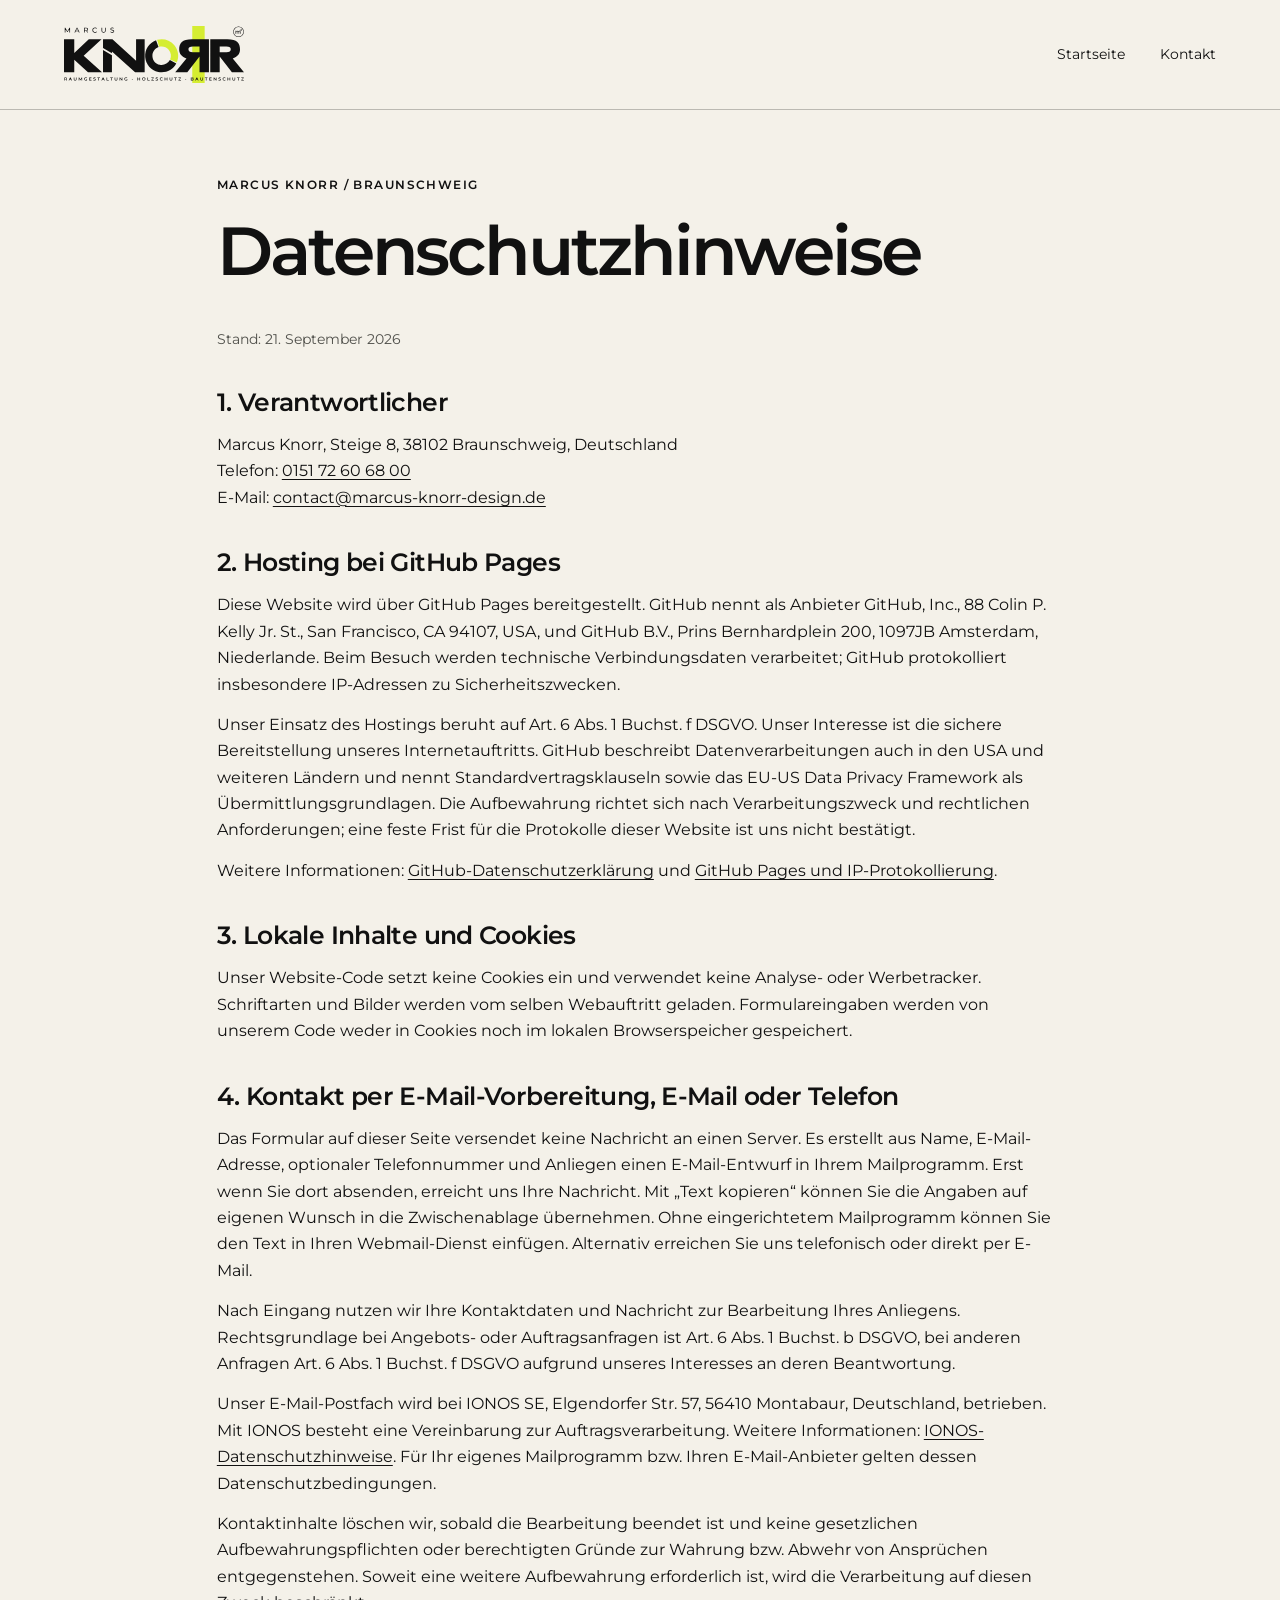
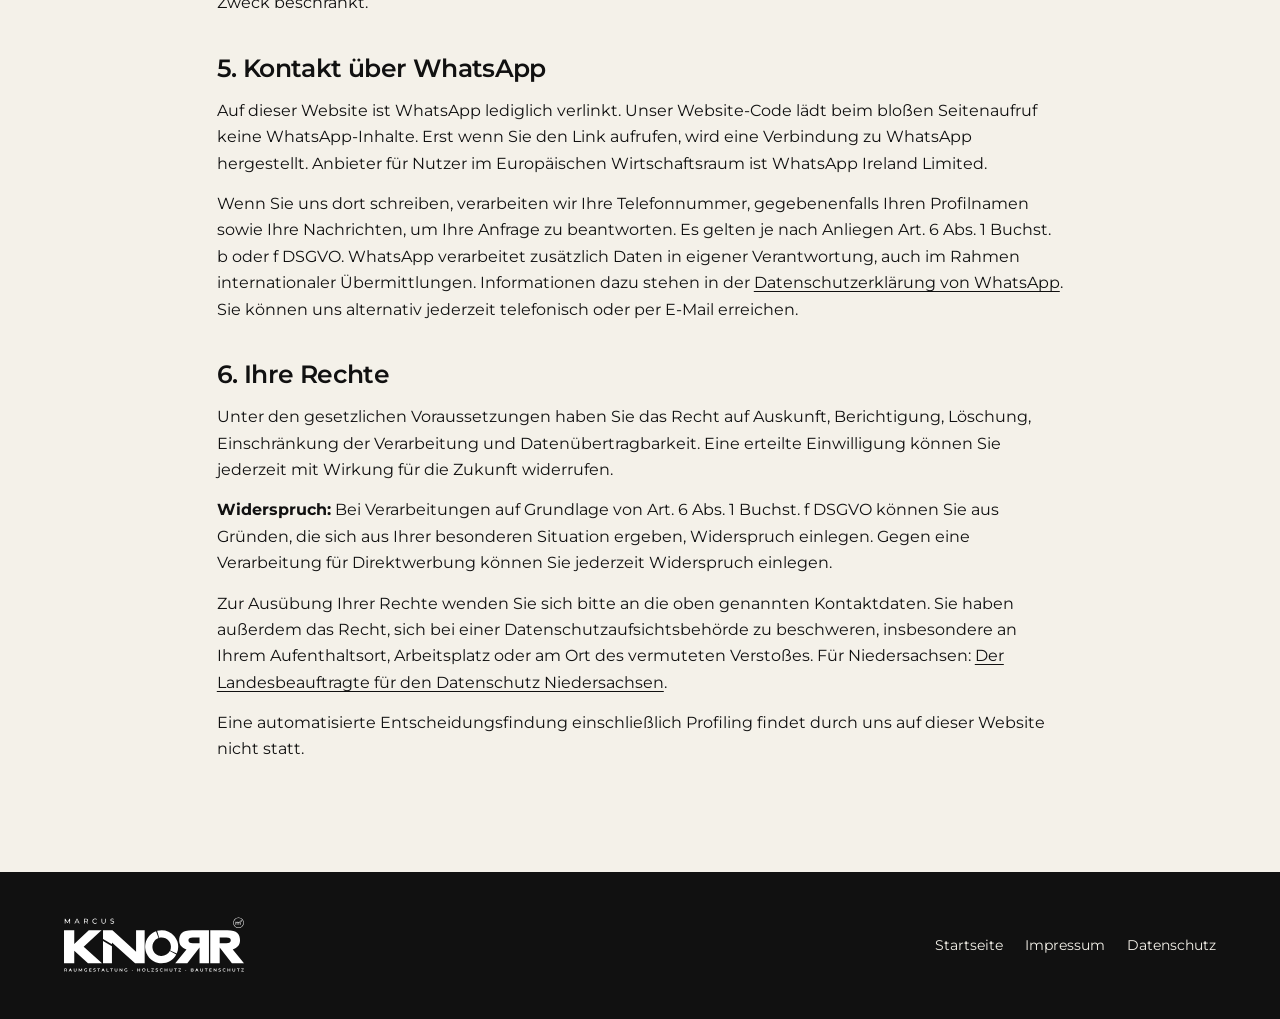
<file: datenschutz.html>
<!doctype html><html lang="de"><head><meta charset="utf-8"><meta name="viewport" content="width=device-width,initial-scale=1"><title>Datenschutzhinweise · Marcus Knorr</title><meta name="robots" content="noindex,follow"><link rel="stylesheet" href="style.css"><link rel="icon" href="assets/zeichen.svg" type="image/svg+xml"></head><body><a class="skip" href="#inhalt">Zum Inhalt</a><header class="header"><a href="index.html" aria-label="Marcus Knorr – Startseite"><img class="legal-header-logo" src="assets/logo.svg" width="1089" height="345" alt="Marcus Knorr"></a><nav aria-label="Hauptnavigation"><a href="index.html">Startseite</a><a href="index.html#kontakt">Kontakt</a></nav></header><main id="inhalt" class="legal-main"><p class="eyebrow">Marcus Knorr / Braunschweig</p><h1>Datenschutzhinweise</h1><div class="legal-body"><p class="legal-date">Stand: 21. September 2026</p>
<h2>1. Verantwortlicher</h2><p>Marcus Knorr, Steige 8, 38102 Braunschweig, Deutschland<br>Telefon: <a href="tel:+4915172606800">0151 72 60 68 00</a><br>E-Mail: <a href="mailto:contact@marcus-knorr-design.de">contact@marcus-knorr-design.de</a></p>
<h2>2. Hosting bei GitHub Pages</h2><p>Diese Website wird über GitHub Pages bereitgestellt. GitHub nennt als Anbieter GitHub, Inc., 88 Colin P. Kelly Jr. St., San Francisco, CA 94107, USA, und GitHub B.V., Prins Bernhardplein 200, 1097JB Amsterdam, Niederlande. Beim Besuch werden technische Verbindungsdaten verarbeitet; GitHub protokolliert insbesondere IP-Adressen zu Sicherheitszwecken.</p><p>Unser Einsatz des Hostings beruht auf Art. 6 Abs. 1 Buchst. f DSGVO. Unser Interesse ist die sichere Bereitstellung unseres Internetauftritts. GitHub beschreibt Datenverarbeitungen auch in den USA und weiteren Ländern und nennt Standardvertragsklauseln sowie das EU-US Data Privacy Framework als Übermittlungsgrundlagen. Die Aufbewahrung richtet sich nach Verarbeitungszweck und rechtlichen Anforderungen; eine feste Frist für die Protokolle dieser Website ist uns nicht bestätigt.</p><p>Weitere Informationen: <a href="https://docs.github.com/en/site-policy/privacy-policies/github-general-privacy-statement">GitHub-Datenschutzerklärung</a> und <a href="https://docs.github.com/en/pages/getting-started-with-github-pages/what-is-github-pages">GitHub Pages und IP-Protokollierung</a>.</p>
<h2>3. Lokale Inhalte und Cookies</h2><p>Unser Website-Code setzt keine Cookies ein und verwendet keine Analyse- oder Werbetracker. Schriftarten und Bilder werden vom selben Webauftritt geladen. Formulareingaben werden von unserem Code weder in Cookies noch im lokalen Browserspeicher gespeichert.</p>
<h2 id="kontakt">4. Kontakt per E-Mail-Vorbereitung, E-Mail oder Telefon</h2><p>Das Formular auf dieser Seite versendet keine Nachricht an einen Server. Es erstellt aus Name, E-Mail-Adresse, optionaler Telefonnummer und Anliegen einen E-Mail-Entwurf in Ihrem Mailprogramm. Erst wenn Sie dort absenden, erreicht uns Ihre Nachricht. Mit „Text kopieren“ können Sie die Angaben auf eigenen Wunsch in die Zwischenablage übernehmen. Ohne eingerichtetem Mailprogramm können Sie den Text in Ihren Webmail-Dienst einfügen. Alternativ erreichen Sie uns telefonisch oder direkt per E-Mail.</p><p>Nach Eingang nutzen wir Ihre Kontaktdaten und Nachricht zur Bearbeitung Ihres Anliegens. Rechtsgrundlage bei Angebots- oder Auftragsanfragen ist Art. 6 Abs. 1 Buchst. b DSGVO, bei anderen Anfragen Art. 6 Abs. 1 Buchst. f DSGVO aufgrund unseres Interesses an deren Beantwortung.</p><p>Unser E-Mail-Postfach wird bei IONOS SE, Elgendorfer Str. 57, 56410 Montabaur, Deutschland, betrieben. Mit IONOS besteht eine Vereinbarung zur Auftragsverarbeitung. Weitere Informationen: <a href="https://www.ionos.de/terms-gtc/datenschutzerklaerung/">IONOS-Datenschutzhinweise</a>. Für Ihr eigenes Mailprogramm bzw. Ihren E-Mail-Anbieter gelten dessen Datenschutzbedingungen.</p><p>Kontaktinhalte löschen wir, sobald die Bearbeitung beendet ist und keine gesetzlichen Aufbewahrungspflichten oder berechtigten Gründe zur Wahrung bzw. Abwehr von Ansprüchen entgegenstehen. Soweit eine weitere Aufbewahrung erforderlich ist, wird die Verarbeitung auf diesen Zweck beschränkt.</p>
<h2>5. Kontakt über WhatsApp</h2><p>Auf dieser Website ist WhatsApp lediglich verlinkt. Unser Website-Code lädt beim bloßen Seitenaufruf keine WhatsApp-Inhalte. Erst wenn Sie den Link aufrufen, wird eine Verbindung zu WhatsApp hergestellt. Anbieter für Nutzer im Europäischen Wirtschaftsraum ist WhatsApp Ireland Limited.</p><p>Wenn Sie uns dort schreiben, verarbeiten wir Ihre Telefonnummer, gegebenenfalls Ihren Profilnamen sowie Ihre Nachrichten, um Ihre Anfrage zu beantworten. Es gelten je nach Anliegen Art. 6 Abs. 1 Buchst. b oder f DSGVO. WhatsApp verarbeitet zusätzlich Daten in eigener Verantwortung, auch im Rahmen internationaler Übermittlungen. Informationen dazu stehen in der <a href="https://www.whatsapp.com/legal/privacy-policy-eea" rel="noreferrer">Datenschutzerklärung von WhatsApp</a>. Sie können uns alternativ jederzeit telefonisch oder per E-Mail erreichen.</p>
<h2>6. Ihre Rechte</h2><p>Unter den gesetzlichen Voraussetzungen haben Sie das Recht auf Auskunft, Berichtigung, Löschung, Einschränkung der Verarbeitung und Datenübertragbarkeit. Eine erteilte Einwilligung können Sie jederzeit mit Wirkung für die Zukunft widerrufen.</p><p><strong>Widerspruch:</strong> Bei Verarbeitungen auf Grundlage von Art. 6 Abs. 1 Buchst. f DSGVO können Sie aus Gründen, die sich aus Ihrer besonderen Situation ergeben, Widerspruch einlegen. Gegen eine Verarbeitung für Direktwerbung können Sie jederzeit Widerspruch einlegen.</p><p>Zur Ausübung Ihrer Rechte wenden Sie sich bitte an die oben genannten Kontaktdaten. Sie haben außerdem das Recht, sich bei einer Datenschutzaufsichtsbehörde zu beschweren, insbesondere an Ihrem Aufenthaltsort, Arbeitsplatz oder am Ort des vermuteten Verstoßes. Für Niedersachsen: <a href="https://www.lfd.niedersachsen.de/" rel="noreferrer">Der Landesbeauftragte für den Datenschutz Niedersachsen</a>.</p><p>Eine automatisierte Entscheidungsfindung einschließlich Profiling findet durch uns auf dieser Website nicht statt.</p></div></main><footer><img src="assets/logo-weiss.svg" width="1089" height="345" alt="Marcus Knorr"><div class="footer-links"><a href="index.html">Startseite</a><a href="impressum.html">Impressum</a><a href="datenschutz.html">Datenschutz</a></div></footer></body></html>
</file>
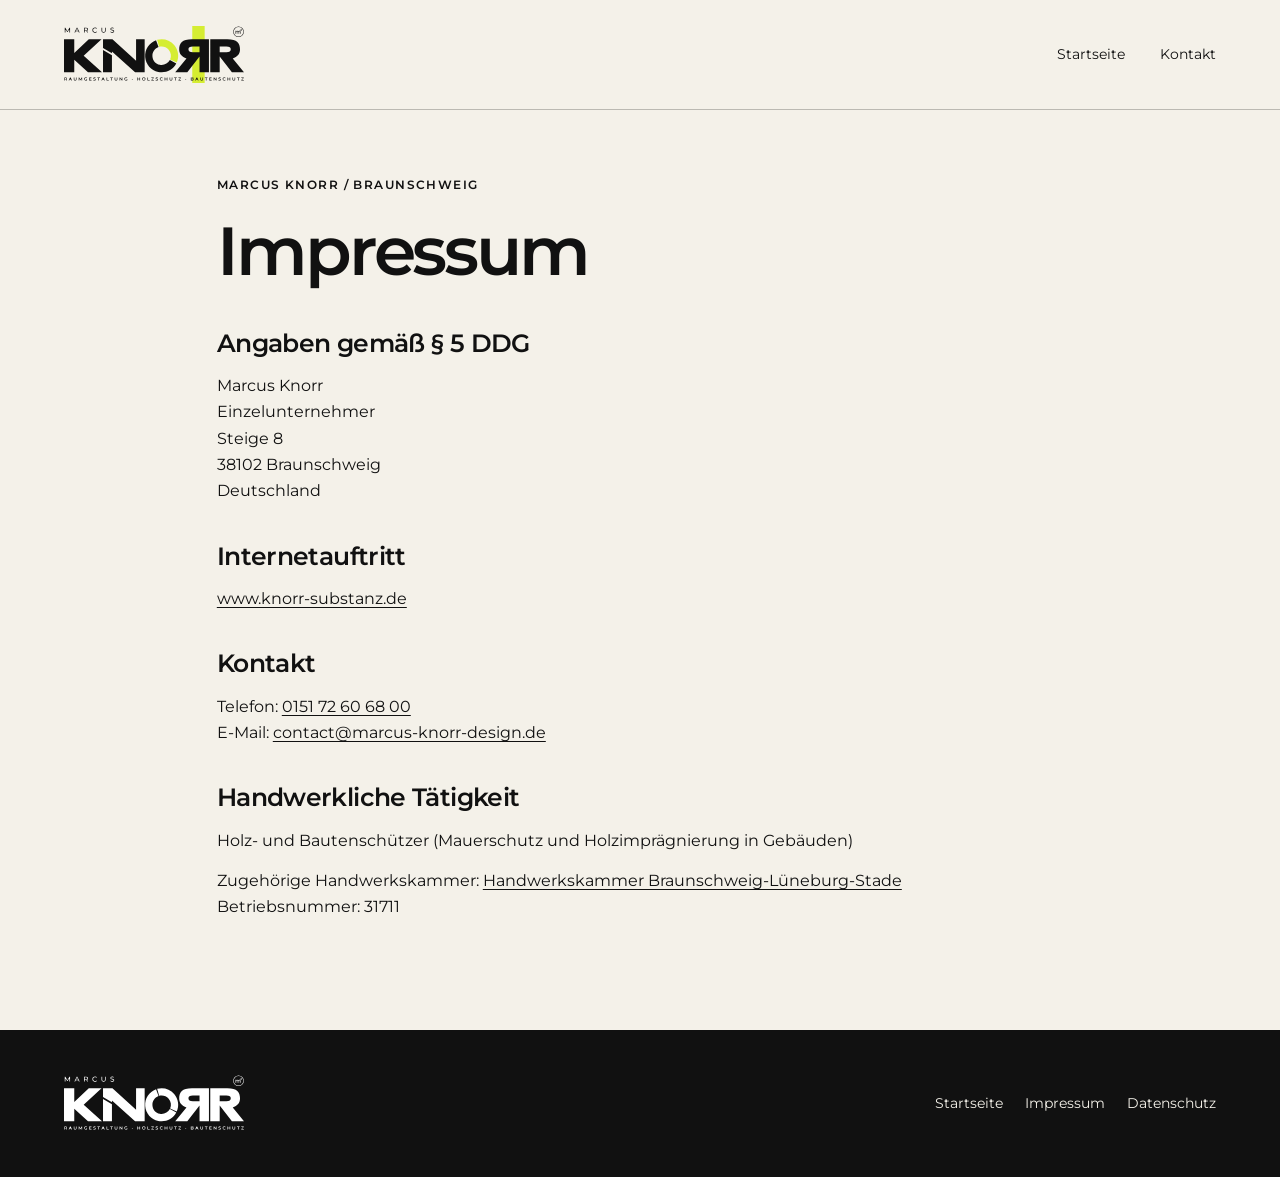
<file: impressum.html>
<!doctype html><html lang="de"><head><meta charset="utf-8"><meta name="viewport" content="width=device-width,initial-scale=1"><title>Impressum · Marcus Knorr</title><meta name="robots" content="noindex,follow"><link rel="stylesheet" href="style.css"><link rel="icon" href="assets/zeichen.svg" type="image/svg+xml"></head><body><a class="skip" href="#inhalt">Zum Inhalt</a><header class="header"><a href="index.html" aria-label="Marcus Knorr – Startseite"><img class="legal-header-logo" src="assets/logo.svg" width="1089" height="345" alt="Marcus Knorr"></a><nav aria-label="Hauptnavigation"><a href="index.html">Startseite</a><a href="index.html#kontakt">Kontakt</a></nav></header><main id="inhalt" class="legal-main"><p class="eyebrow">Marcus Knorr / Braunschweig</p><h1>Impressum</h1><div class="legal-body"><h2>Angaben gemäß § 5 DDG</h2><p>Marcus Knorr<br>Einzelunternehmer<br>Steige 8<br>38102 Braunschweig<br>Deutschland</p><h2>Internetauftritt</h2><p><a href="https://www.knorr-substanz.de">www.knorr-substanz.de</a></p><h2>Kontakt</h2><p>Telefon: <a href="tel:+4915172606800">0151 72 60 68 00</a><br>E-Mail: <a href="mailto:contact@marcus-knorr-design.de">contact@marcus-knorr-design.de</a></p><h2>Handwerkliche Tätigkeit</h2><p>Holz- und Bautenschützer (Mauerschutz und Holzimprägnierung in Gebäuden)</p><p>Zugehörige Handwerkskammer: <a href="https://www.hwk-bls.de/" rel="noreferrer">Handwerkskammer Braunschweig-Lüneburg-Stade</a><br>Betriebsnummer: 31711</p></div></main><footer><img src="assets/logo-weiss.svg" width="1089" height="345" alt="Marcus Knorr"><div class="footer-links"><a href="index.html">Startseite</a><a href="impressum.html">Impressum</a><a href="datenschutz.html">Datenschutz</a></div></footer></body></html>
</file>
<file: style.css>
@font-face{font-family:Montserrat;src:url("assets/montserrat.ttf") format("truetype");font-weight:100 900;font-display:swap}
:root{--ink:#111111;--paper:#f4f1e9;--stone:#d8d5cd;--lime:#d5ed32;--line:#bbb9b2}
*{box-sizing:border-box}html{scroll-behavior:smooth;scroll-padding-top:30px}body{margin:0;background:var(--paper);color:var(--ink);font-family:Montserrat,Arial,sans-serif;font-size:16px;line-height:1.65}a{color:inherit;text-decoration:none}button,a{-webkit-tap-highlight-color:transparent}a:focus-visible{outline:3px solid currentColor;outline-offset:6px}img{display:block;max-width:100%;height:auto}p,h1,h2,h3{margin:0}h1,h2,h3{line-height:1.07;font-weight:600;letter-spacing:-.045em}.header{display:flex;align-items:center;justify-content:space-between;padding:26px 5vw;border-bottom:1px solid var(--line);gap:30px}.brand{font-size:15px;letter-spacing:.2em;font-weight:700;line-height:1.6}.brand span{display:block;font-size:12px;letter-spacing:.03em;font-weight:500}nav{display:flex;gap:35px;align-items:center;font-size:14px}nav a:hover{box-shadow:0 2px var(--ink)}.nav-contact{border:1px solid var(--ink);padding:9px 18px}.nav-contact span{margin-left:20px}.hero{padding:34px 5vw 22px}.hero-top{display:flex;justify-content:space-between;gap:20px}.eyebrow{text-transform:uppercase;letter-spacing:.12em;font-size:12px;font-weight:600}.location{font-size:12px}.hero-logo{padding:35px 0 38px;max-width:1450px;margin:auto}.hero-logo img{width:100%}.hero-bottom{display:grid;grid-template-columns:1.3fr 1fr;border-top:1px solid var(--line);padding-top:34px;gap:30px;align-items:start}.hero h1{font-size:clamp(32px,4.3vw,68px)}.hero-bottom>div{justify-self:end}.hero-bottom p{font-size:16px;margin-bottom:22px}.button{display:inline-flex;justify-content:space-between;align-items:center;gap:30px;padding:17px 23px;font-size:14px;font-weight:600;transition:background .2s,color .2s}.dark{background:var(--ink);color:var(--paper)}.button:hover{background:#373733}.button span{font-size:23px;line-height:1}.scroll-link{display:flex;justify-content:space-between;border-top:1px solid var(--line);padding-top:18px;margin-top:40px;font-size:12px}.section{padding:90px 5vw}.services{background:var(--ink);color:var(--paper);margin-top:0}.section-top{display:grid;grid-template-columns:.5fr 1.2fr 1fr;gap:35px;align-items:start;margin-bottom:72px}h2{font-size:clamp(38px,5vw,72px)}.intro{max-width:390px;color:#cbc9c4;line-height:1.8}.service{display:grid;grid-template-columns:.16fr 1fr .65fr;gap:35px;border-top:1px solid #4e4e47;padding:39px 0 45px}.service:last-child{border-bottom:1px solid #4e4e47}.number{color:var(--lime);font-size:15px;padding-top:8px}.service h3{font-size:clamp(30px,3vw,46px);margin-bottom:22px}.service p{max-width:550px;color:#cbc9c4}.tags{display:flex;gap:8px;flex-wrap:wrap;margin-top:23px}.tags span{font-size:12px;padding:5px 10px;border:1px solid #5f5f55}.examples{border-left:3px solid var(--lime);padding-left:25px;align-self:center}.examples .eyebrow{color:#aaa99f}.examples p{font-size:18px;color:var(--paper);margin-top:12px}.about{display:grid;grid-template-columns:1fr 1.2fr;gap:9vw;background:var(--stone)}.large-mark{width:240px;margin-top:90px}.about-copy h2{margin-bottom:35px}.about-copy p{max-width:650px;margin-bottom:20px}.about-copy .lead{font-size:22px;line-height:1.5}.signature{width:280px;mix-blend-mode:multiply;transform:rotate(-4deg);margin-top:28px}.contact{background:var(--lime)}.contact-grid{display:grid;grid-template-columns:1.2fr 1fr;gap:40px;margin:30px 0 65px;align-items:end}.contact-intro{margin-bottom:25px}.contact-details{display:grid;grid-template-columns:.8fr 1.3fr 1fr;gap:30px;border-top:1px solid #899624;padding-top:28px;font-size:15px}.contact-details span{display:block;font-size:12px;text-transform:uppercase;letter-spacing:.12em;margin-bottom:10px}.contact-details a{overflow-wrap:anywhere}.contact-details a:hover{text-decoration:underline}address{font-style:normal}footer{background:var(--ink);color:var(--paper);display:flex;align-items:center;justify-content:space-between;gap:30px;padding:45px 5vw;font-size:12px}footer img{width:180px}footer a{white-space:nowrap}.skip{position:absolute;left:10px;top:-100px;background:var(--lime);padding:12px;z-index:10}.skip:focus{top:10px}
@media(min-width:1600px){.section,.hero{padding-left:max(5vw,calc((100vw - 1450px)/2));padding-right:max(5vw,calc((100vw - 1450px)/2))}}
@media(max-width:800px){.section{padding:64px 6vw}.header{padding:20px 6vw}.hero{padding:24px 6vw 20px}.section-top{grid-template-columns:1fr 1fr}.section-top>.eyebrow{grid-column:1/-1}.service{grid-template-columns:30px 1fr;gap:20px}.examples{grid-column:2}.hero-top .location{display:none}.about{gap:35px;grid-template-columns:.65fr 1fr}.large-mark{width:160px}.contact-details{grid-template-columns:1fr 1fr}.contact-details address{grid-column:1/-1}footer p{display:none}}
@media(max-width:560px){.header{gap:18px;flex-wrap:wrap}.brand{font-size:14px}nav{width:100%;justify-content:space-between;gap:15px}.nav-contact{padding:6px 12px}.hero-top .eyebrow{font-size:10px;letter-spacing:.07em}.hero-logo{padding:34px 0}.hero-bottom,.section-top,.about,.contact-grid,.contact-details{grid-template-columns:1fr}.hero-bottom>div{justify-self:start}.hero h1{font-size:38px}.hero-bottom{gap:24px}.button{font-size:14px;padding:16px 19px}.section-top{gap:24px;margin-bottom:38px}.intro{max-width:none}.service{gap:12px;padding:30px 0}.service h3{font-size:31px}.tags span{font-size:12px}.examples p{font-size:16px}.large-mark{display:none}.about-copy .lead{font-size:20px}.signature{width:230px}.contact-grid{gap:28px;margin-bottom:38px}.contact-details{gap:25px}footer{align-items:flex-start}footer img{width:145px}footer a{font-size:12px}h2{font-size:42px}.scroll-link{margin-top:30px}}
@media(prefers-reduced-motion:reduce){html{scroll-behavior:auto}*{transition:none!important}}

/* One-time construction of the original wordmark, under 2.2 seconds. */
.animated-logo{display:block;width:100%;height:auto;overflow:visible}
@media(prefers-reduced-motion:no-preference){
 .animated-logo .logo-letter{animation:knorr-letter-in 850ms cubic-bezier(.2,.75,.2,1) var(--delay) both}
 .animated-logo .logo-ring{transform-origin:591px 180px;animation:knorr-ring-in 1150ms cubic-bezier(.2,.75,.2,1) 320ms both}
 .animated-logo .logo-accent-line{transform-origin:813px 345px;animation:knorr-accent-in 700ms cubic-bezier(.2,.75,.2,1) 1200ms both}
 .animated-logo .logo-caption{animation:knorr-caption-in 650ms ease 1450ms both}
}
@keyframes knorr-letter-in{from{opacity:0;transform:translateY(18px)}to{opacity:1;transform:translateY(0)}}
@keyframes knorr-ring-in{from{opacity:0;transform:rotate(-38deg)}to{opacity:1;transform:rotate(0)}}
@keyframes knorr-accent-in{from{transform:scaleY(0)}to{transform:scaleY(1)}}
@keyframes knorr-caption-in{from{opacity:0}to{opacity:1}}

/* Contact and legal pages: original brand colours and typography. */
.footer-links{display:flex;gap:22px;flex-wrap:wrap;font-size:14px}.form-layout{display:grid;grid-template-columns:1fr 1.4fr;gap:6vw;margin-top:65px;padding-top:48px;border-top:1px solid #899624}.form-layout h3{font-size:clamp(30px,3vw,46px);margin:18px 0}.form-layout>div>p:last-child{max-width:350px}.form-row{display:grid;grid-template-columns:1fr 1fr;gap:20px}fieldset{border:0;padding:0;margin:0;min-width:0}label{display:block;font-size:15px;font-weight:600;margin:18px 0}label span{font-weight:400}input,textarea{display:block;width:100%;max-width:100%;border:1px solid #686f29;border-radius:0;background:var(--paper);color:var(--ink);padding:13px 14px;margin-top:7px;font:inherit;font-size:16px}textarea{resize:vertical;min-height:150px}input:focus-visible,textarea:focus-visible,button:focus-visible{outline:3px solid var(--ink);outline-offset:3px}button{border:0;font-family:inherit;cursor:pointer}button:disabled{opacity:.55;cursor:not-allowed}.form-note{font-size:14px;line-height:1.65;margin:10px 0 22px}.form-note a,.form-status a,.legal-body a{text-decoration:underline;text-underline-offset:3px}.form-status{font-size:15px;margin-top:20px;min-height:2em}.form-status.error{border-left:3px solid var(--ink);padding-left:14px}.form-trap{position:absolute;left:-10000px;width:1px;height:1px;overflow:hidden}.visually-hidden{position:absolute;width:1px;height:1px;padding:0;overflow:hidden;clip:rect(0,0,0,0);white-space:nowrap;border:0}.legal-main{max-width:1000px;margin:0 auto;padding:65px 6vw 95px}.legal-main h1{font-size:clamp(36px,6vw,68px);overflow-wrap:anywhere;margin:20px 0 40px}.legal-body h2{font-size:25px;letter-spacing:-.025em;line-height:1.25;margin:36px 0 14px}.legal-body p,.legal-body ul{margin:14px 0}.legal-body a{overflow-wrap:anywhere}.legal-body li{margin-bottom:8px}.legal-note{padding:22px;border-left:4px solid var(--lime);background:var(--stone);margin:28px 0}.legal-header-logo{width:180px}.legal-date{font-size:14px;color:#50504b}
@media(max-width:800px){.form-layout{grid-template-columns:1fr;gap:20px}footer{flex-wrap:wrap}.footer-links{width:100%;gap:20px}}
@media(max-width:560px){.form-row{grid-template-columns:1fr;gap:0}.form-layout{margin-top:40px;padding-top:30px}.legal-main{padding-top:35px}.legal-header-logo{width:145px}}
</file>
